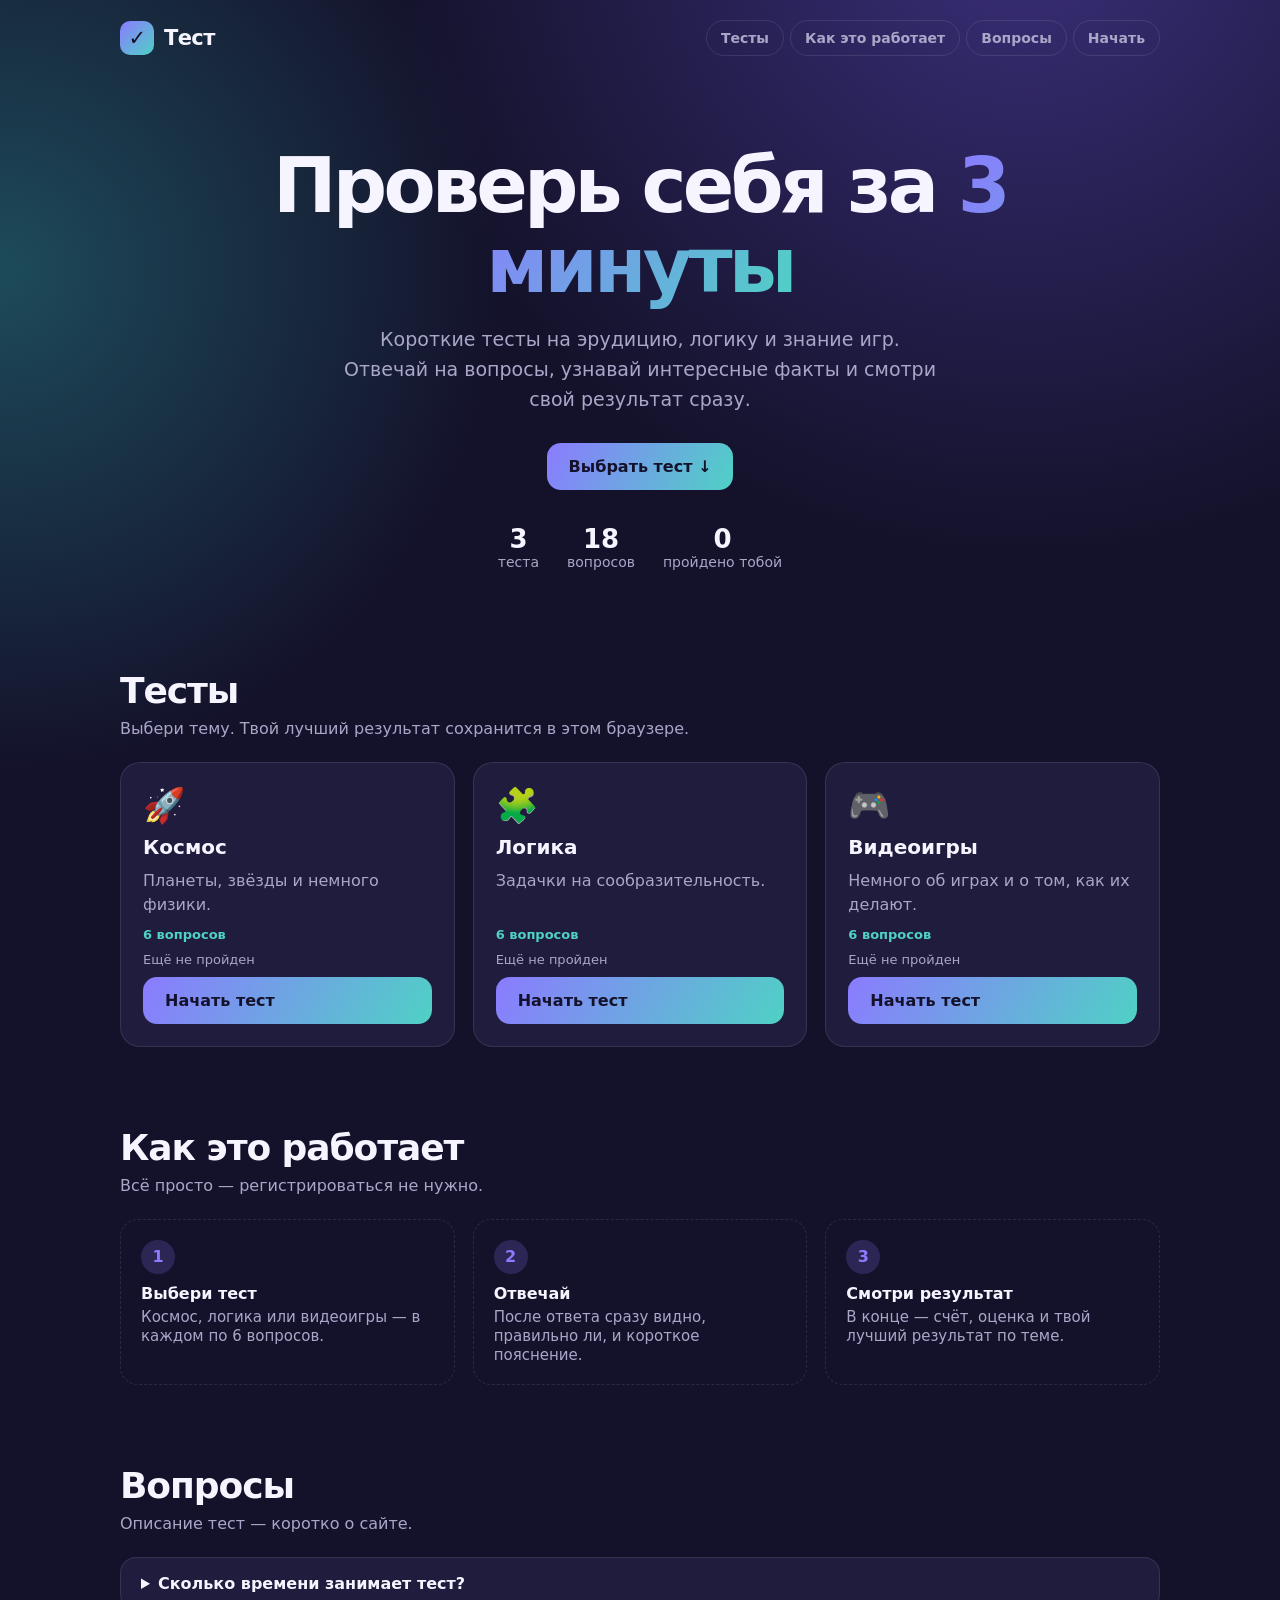
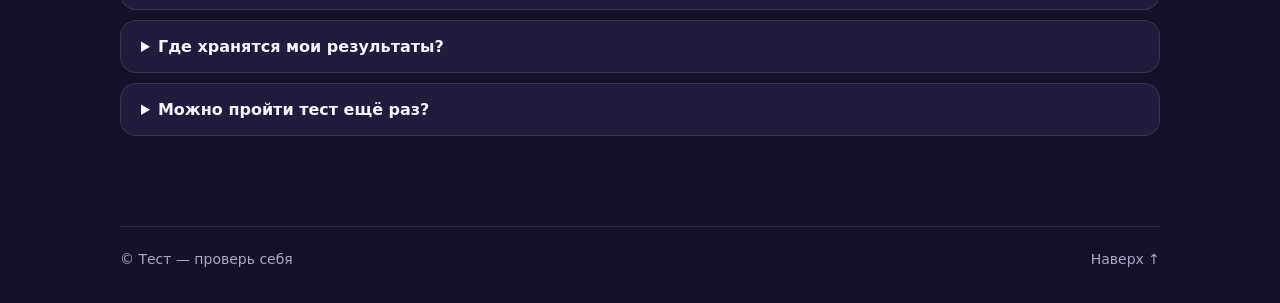
<file: sites/site-129e2e01/index.html>
<!doctype html>
<html lang="ru">
<head>
<meta charset="utf-8">
<meta name="viewport" content="width=device-width, initial-scale=1">
<meta name="theme-color" content="#14122b">
<title>Тест — проверь себя</title>
<style>
  :root { --bg: #14122b; --card: #1f1c3d; --line: #ffffff1a; --text: #f6f4ff; --muted: #aaa6c8; --a: #8b7bff; --b: #4fd1c5; --ok: #3ddc97; --bad: #ff6b81; }
  * { box-sizing: border-box; }
  html { scroll-behavior: smooth; }
  body { margin: 0; font-family: system-ui, -apple-system, "Segoe UI", Roboto, sans-serif; color: var(--text); min-width: 320px;
    background: radial-gradient(circle at 80% -10%, #3a2f7a 0, transparent 45%), radial-gradient(circle at 0% 30%, #1d4b5a 0, transparent 35%), var(--bg); background-attachment: fixed; }
  a { color: inherit; text-decoration: none; }
  button { font: inherit; color: inherit; cursor: pointer; }
  .wrap { width: min(1040px, calc(100% - 32px)); margin-inline: auto; }
  header { display: flex; align-items: center; justify-content: space-between; gap: 16px; min-height: 76px; }
  .logo { display: flex; align-items: center; gap: 10px; font-weight: 800; font-size: 21px; letter-spacing: -.03em; }
  .logo i { width: 34px; height: 34px; border-radius: 10px; display: grid; place-items: center; font-style: normal; background: linear-gradient(135deg, var(--a), var(--b)); color: #14122b; }
  nav { display: flex; gap: 6px; flex-wrap: wrap; }
  nav a { padding: 9px 14px; border-radius: 100px; border: 1px solid var(--line); color: var(--muted); font-size: 14px; font-weight: 600; }
  nav a:hover { color: var(--text); background: #ffffff10; }
  .hero { padding: 70px 0 60px; text-align: center; }
  .hero h1 { font-size: clamp(40px, 8vw, 76px); line-height: 1.05; margin: 0 0 18px; letter-spacing: -.05em; }
  .hero h1 span { background: linear-gradient(120deg, var(--a), var(--b)); -webkit-background-clip: text; background-clip: text; color: transparent; }
  .hero p { color: var(--muted); font-size: clamp(16px, 2.2vw, 19px); max-width: 600px; margin: 0 auto 28px; line-height: 1.6; }
  .btn { display: inline-flex; align-items: center; gap: 8px; border: 0; border-radius: 14px; padding: 14px 22px; font-weight: 800; background: linear-gradient(120deg, var(--a), var(--b)); color: #14122b; transition: transform .15s; }
  .btn:hover { transform: translateY(-2px); }
  .btn.ghost { background: #ffffff12; color: var(--text); border: 1px solid var(--line); }
  .stats { display: flex; justify-content: center; gap: 28px; flex-wrap: wrap; margin-top: 34px; color: var(--muted); font-size: 14px; }
  .stats b { display: block; color: var(--text); font-size: 26px; }
  section { padding: 40px 0; }
  h2 { font-size: clamp(26px, 4vw, 36px); margin: 0 0 8px; letter-spacing: -.03em; }
  .sub { color: var(--muted); margin: 0 0 24px; }
  .grid { display: grid; grid-template-columns: repeat(3, 1fr); gap: 18px; }
  .card { background: var(--card); border: 1px solid var(--line); border-radius: 20px; padding: 22px; display: flex; flex-direction: column; gap: 10px; transition: transform .2s, border-color .2s; }
  .card:hover { transform: translateY(-4px); border-color: #8b7bff88; }
  .card .ico { font-size: 34px; }
  .card h3 { margin: 0; font-size: 20px; }
  .card p { margin: 0; color: var(--muted); line-height: 1.5; flex: 1; }
  .card .meta { font-size: 13px; color: var(--b); font-weight: 700; }
  .best { font-size: 13px; color: var(--muted); }
  .steps { display: grid; grid-template-columns: repeat(3, 1fr); gap: 18px; counter-reset: s; }
  .steps div { padding: 20px; border-radius: 18px; border: 1px dashed var(--line); }
  .steps div::before { counter-increment: s; content: counter(s); display: grid; place-items: center; width: 34px; height: 34px; border-radius: 50%; background: #8b7bff33; color: var(--a); font-weight: 800; margin-bottom: 10px; }
  .steps b { display: block; margin-bottom: 4px; }
  .steps span { color: var(--muted); font-size: 15px; }
  details { background: var(--card); border: 1px solid var(--line); border-radius: 16px; padding: 16px 20px; margin-bottom: 10px; }
  summary { cursor: pointer; font-weight: 700; }
  details p { color: var(--muted); margin: 10px 0 0; line-height: 1.5; }
  footer { border-top: 1px solid var(--line); margin-top: 40px; padding: 24px 0 36px; color: var(--muted); font-size: 14px; display: flex; justify-content: space-between; gap: 12px; flex-wrap: wrap; }

  /* окно теста */
  .modal { position: fixed; inset: 0; background: #0a0918cc; backdrop-filter: blur(6px); display: grid; place-items: center; padding: 16px; z-index: 10; }
  .modal[hidden] { display: none; }
  .quiz { width: min(620px, 100%); background: var(--card); border: 1px solid #8b7bff55; border-radius: 24px; padding: 26px; box-shadow: 0 30px 80px #0008; }
  .qtop { display: flex; justify-content: space-between; align-items: center; gap: 12px; margin-bottom: 14px; color: var(--muted); font-size: 14px; }
  .close { background: none; border: 0; font-size: 24px; color: var(--muted); padding: 0 4px; }
  .bar { height: 8px; border-radius: 10px; background: #ffffff14; overflow: hidden; margin-bottom: 20px; }
  .bar i { display: block; height: 100%; width: 0; background: linear-gradient(90deg, var(--a), var(--b)); transition: width .3s; }
  .question { font-size: clamp(19px, 3vw, 23px); font-weight: 800; margin: 0 0 18px; line-height: 1.3; }
  .answers { display: grid; gap: 10px; }
  .answers button { text-align: left; padding: 14px 16px; border-radius: 14px; border: 1px solid var(--line); background: #ffffff08; font-weight: 600; transition: background .15s, border-color .15s; }
  .answers button:hover:not(:disabled) { background: #ffffff14; border-color: #8b7bff88; }
  .answers button.ok { background: #3ddc9726; border-color: var(--ok); }
  .answers button.bad { background: #ff6b8126; border-color: var(--bad); }
  .answers button:disabled { cursor: default; }
  .explain { min-height: 22px; margin: 14px 0 0; color: var(--muted); font-size: 15px; }
  .qfoot { display: flex; justify-content: flex-end; margin-top: 16px; }
  .result { text-align: center; }
  .result .big { font-size: 64px; font-weight: 900; background: linear-gradient(120deg, var(--a), var(--b)); -webkit-background-clip: text; background-clip: text; color: transparent; }
  .result .row { display: flex; gap: 10px; justify-content: center; flex-wrap: wrap; margin-top: 20px; }

  @media (max-width: 800px) { .grid, .steps { grid-template-columns: 1fr; } nav a:not(:last-child) { display: none; } }
</style>
</head>
<body>
  <header class="wrap">
    <a class="logo" href="#top"><i>✓</i> Тест</a>
    <nav><a href="#tests">Тесты</a><a href="#how">Как это работает</a><a href="#faq">Вопросы</a><a href="#tests">Начать</a></nav>
  </header>

  <main id="top">
    <section class="wrap hero">
      <h1>Проверь себя за <span>3 минуты</span></h1>
      <p>Короткие тесты на эрудицию, логику и знание игр. Отвечай на вопросы, узнавай интересные факты и смотри свой результат сразу.</p>
      <a class="btn" href="#tests">Выбрать тест ↓</a>
      <div class="stats"><div><b id="statTests">3</b>теста</div><div><b id="statQuestions">0</b>вопросов</div><div><b id="statDone">0</b>пройдено тобой</div></div>
    </section>

    <section class="wrap" id="tests">
      <h2>Тесты</h2>
      <p class="sub">Выбери тему. Твой лучший результат сохранится в этом браузере.</p>
      <div class="grid" id="cards"></div>
    </section>

    <section class="wrap" id="how">
      <h2>Как это работает</h2>
      <p class="sub">Всё просто — регистрироваться не нужно.</p>
      <div class="steps">
        <div><b>Выбери тест</b><span>Космос, логика или видеоигры — в каждом по 6 вопросов.</span></div>
        <div><b>Отвечай</b><span>После ответа сразу видно, правильно ли, и короткое пояснение.</span></div>
        <div><b>Смотри результат</b><span>В конце — счёт, оценка и твой лучший результат по теме.</span></div>
      </div>
    </section>

    <section class="wrap" id="faq">
      <h2>Вопросы</h2>
      <p class="sub">Описание тест — коротко о сайте.</p>
      <details><summary>Сколько времени занимает тест?</summary><p>Обычно 2–3 минуты: 6 вопросов с вариантами ответов.</p></details>
      <details><summary>Где хранятся мои результаты?</summary><p>Только в твоём браузере. Мы ничего никуда не отправляем.</p></details>
      <details><summary>Можно пройти тест ещё раз?</summary><p>Да, сколько угодно. Вопросы и ответы каждый раз перемешиваются.</p></details>
    </section>
  </main>

  <footer class="wrap"><span>© Тест — проверь себя</span><a href="#top">Наверх ↑</a></footer>

  <div class="modal" id="modal" hidden>
    <div class="quiz" role="dialog" aria-modal="true" aria-labelledby="qTitle">
      <div class="qtop"><span id="qTitle"></span><button class="close" type="button" id="close" aria-label="Закрыть">✕</button></div>
      <div id="body"></div>
    </div>
  </div>

<script>
const TESTS = [
  { id: 'space', ico: '🚀', title: 'Космос', text: 'Планеты, звёзды и немного физики.', questions: [
    ['Какая планета ближе всех к Солнцу?', ['Меркурий', 'Венера', 'Марс', 'Земля'], 'Меркурий — самая близкая к Солнцу и самая маленькая планета.'],
    ['Как называется наша галактика?', ['Млечный Путь', 'Андромеда', 'Треугольник', 'Сомбреро'], 'Мы живём в галактике Млечный Путь.'],
    ['Какая планета самая большая?', ['Юпитер', 'Сатурн', 'Нептун', 'Уран'], 'Юпитер больше всех остальных планет вместе взятых.'],
    ['Кто первым полетел в космос?', ['Юрий Гагарин', 'Нил Армстронг', 'Герман Титов', 'Алексей Леонов'], 'Юрий Гагарин, 12 апреля 1961 года.'],
    ['Сколько примерно идёт свет от Солнца до Земли?', ['8 минут', '8 секунд', '8 часов', '8 дней'], 'Около 8 минут 20 секунд.'],
    ['Какую планету называют Красной?', ['Марс', 'Венеру', 'Юпитер', 'Меркурий'], 'Марс красный из-за оксида железа — по сути, ржавчины.'],
  ]},
  { id: 'logic', ico: '🧩', title: 'Логика', text: 'Задачки на сообразительность.', questions: [
    ['Продолжи ряд: 2, 4, 8, 16, …', ['32', '24', '18', '20'], 'Каждое число вдвое больше предыдущего.'],
    ['Что тяжелее: килограмм ваты или килограмм железа?', ['Одинаково', 'Железо', 'Вата', 'Зависит от погоды'], 'Килограмм есть килограмм.'],
    ['У отца 3 дочери, у каждой есть брат. Сколько всего детей?', ['4', '6', '3', '7'], 'Брат у всех дочерей один и тот же.'],
    ['Сколько месяцев в году имеют 28 дней?', ['Все 12', '1', '2', '6'], 'В каждом месяце есть 28-е число.'],
    ['Продолжи ряд: 1, 1, 2, 3, 5, 8, …', ['13', '11', '12', '10'], 'Это числа Фибоначчи: 5 + 8 = 13.'],
    ['Если вчера было воскресенье, какой день будет послезавтра?', ['Среда', 'Вторник', 'Четверг', 'Понедельник'], 'Сегодня понедельник, значит послезавтра — среда.'],
  ]},
  { id: 'games', ico: '🎮', title: 'Видеоигры', text: 'Немного об играх и о том, как их делают.', questions: [
    ['Что значит FPS в играх?', ['Кадры в секунду', 'Быстрый игровой сервер', 'Файл сохранения', 'Режим паузы'], 'Frames Per Second — сколько кадров показывается за секунду.'],
    ['Как называют уровень, который проходит сам игрок, а не сюжет?', ['Пользовательский', 'Боссовый', 'Обучающий', 'Скрытый'], 'Уровни из редакторов игроков называют пользовательскими.'],
    ['Что такое «баг»?', ['Ошибка в программе', 'Бонус', 'Секретный уровень', 'Новый персонаж'], 'Слово «bug» — жучок; так называют ошибки в коде.'],
    ['На чём обычно делают браузерные игры?', ['HTML и JavaScript', 'Только на C++', 'На Excel', 'На SQL'], 'Браузер понимает HTML, CSS и JavaScript.'],
    ['Что такое «хитбокс»?', ['Область столкновений объекта', 'Коробка с призами', 'Тип контроллера', 'Музыкальный трек'], 'Хитбокс определяет, где объект «касается» других.'],
    ['Что означает NPC?', ['Персонаж, которым управляет игра', 'Новый игрок', 'Сетевой режим', 'Код читов'], 'Non-Player Character — неигровой персонаж.'],
  ]},
];

const store = { get(k) { try { return JSON.parse(localStorage.getItem(k) || 'null'); } catch { return null; } }, set(k, v) { try { localStorage.setItem(k, JSON.stringify(v)); } catch {} } };
const best = store.get('test-best') || {};
const $ = (id) => document.getElementById(id);
const shuffle = (a) => { a = [...a]; for (let i = a.length - 1; i > 0; i--) { const j = Math.floor(Math.random() * (i + 1)); [a[i], a[j]] = [a[j], a[i]]; } return a; };

function renderCards() {
  $('cards').innerHTML = '';
  for (const t of TESTS) {
    const card = document.createElement('div');
    card.className = 'card';
    card.innerHTML = `<div class="ico">${t.ico}</div><h3>${t.title}</h3><p>${t.text}</p><div class="meta">${t.questions.length} вопросов</div>
      <div class="best">${best[t.id] != null ? `Лучший результат: ${best[t.id]} из ${t.questions.length}` : 'Ещё не пройден'}</div>`;
    const b = document.createElement('button');
    b.className = 'btn'; b.type = 'button'; b.textContent = best[t.id] != null ? 'Пройти ещё раз' : 'Начать тест';
    b.onclick = () => start(t);
    card.appendChild(b);
    $('cards').appendChild(card);
  }
  $('statQuestions').textContent = TESTS.reduce((s, t) => s + t.questions.length, 0);
  $('statDone').textContent = Object.keys(best).length;
}

// Короткий звук через WebAudio: выше — правильно, ниже — ошибка.
let audio;
function beep(ok) {
  try {
    audio ??= new AudioContext();
    const o = audio.createOscillator(), g = audio.createGain();
    o.frequency.value = ok ? 880 : 220; o.type = ok ? 'sine' : 'square';
    g.gain.setValueAtTime(.08, audio.currentTime); g.gain.exponentialRampToValueAtTime(.0001, audio.currentTime + .25);
    o.connect(g).connect(audio.destination); o.start(); o.stop(audio.currentTime + .25);
  } catch {}
}

let quiz;
function start(test) {
  quiz = { test, order: shuffle(test.questions), i: 0, score: 0 };
  $('qTitle').textContent = `${test.ico} ${test.title}`;
  $('modal').hidden = false;
  document.body.style.overflow = 'hidden';
  showQuestion();
}
function close() { $('modal').hidden = true; document.body.style.overflow = ''; }

function showQuestion() {
  const [q, answers, why] = quiz.order[quiz.i];
  const right = answers[0];
  const body = $('body');
  body.innerHTML = `<div class="bar"><i style="width:${(quiz.i / quiz.order.length) * 100}%"></i></div>
    <div class="qtop" style="margin:0 0 8px"><span>Вопрос ${quiz.i + 1} из ${quiz.order.length}</span><span>Счёт: ${quiz.score}</span></div>
    <p class="question">${q}</p><div class="answers"></div><p class="explain"></p><div class="qfoot"></div>`;
  const list = body.querySelector('.answers');
  for (const a of shuffle(answers)) {
    const b = document.createElement('button');
    b.type = 'button'; b.textContent = a;
    b.onclick = () => {
      const ok = a === right;
      if (ok) quiz.score++;
      beep(ok);
      list.querySelectorAll('button').forEach((x) => { x.disabled = true; if (x.textContent === right) x.classList.add('ok'); });
      if (!ok) b.classList.add('bad');
      body.querySelector('.explain').textContent = (ok ? '✅ Верно! ' : '❌ Неверно. ') + why;
      const next = document.createElement('button');
      next.className = 'btn'; next.type = 'button';
      next.textContent = quiz.i + 1 < quiz.order.length ? 'Дальше →' : 'Результат →';
      next.onclick = () => { quiz.i++; quiz.i < quiz.order.length ? showQuestion() : showResult(); };
      body.querySelector('.qfoot').appendChild(next);
      next.focus();
    };
    list.appendChild(b);
  }
}

function showResult() {
  const { test, score } = quiz, total = quiz.order.length;
  const ratio = score / total;
  const verdict = ratio === 1 ? 'Идеально! Ты настоящий знаток 🏆' : ratio >= .67 ? 'Отлично! Почти всё верно 🔥' : ratio >= .34 ? 'Неплохо, но можно лучше 💪' : 'Попробуй ещё раз — получится! 🌱';
  const record = best[test.id] == null || score > best[test.id];
  if (record) { best[test.id] = score; store.set('test-best', best); }
  $('body').innerHTML = `<div class="bar"><i style="width:100%"></i></div><div class="result">
    <div class="big">${score} / ${total}</div><p class="question" style="margin:6px 0">${verdict}</p>
    <p class="explain">${record ? 'Новый лучший результат!' : `Лучший результат: ${best[test.id]} из ${total}`}</p>
    <div class="row"><button class="btn" type="button" id="again">Пройти ещё раз</button><button class="btn ghost" type="button" id="other">Другой тест</button></div></div>`;
  $('again').onclick = () => start(test);
  $('other').onclick = () => { close(); location.hash = '#tests'; };
  renderCards();
}

$('close').onclick = close;
$('modal').addEventListener('click', (e) => { if (e.target === $('modal')) close(); });
addEventListener('keydown', (e) => { if (e.key === 'Escape' && !$('modal').hidden) close(); });
renderCards();
</script>
</body>
</html>
</file>
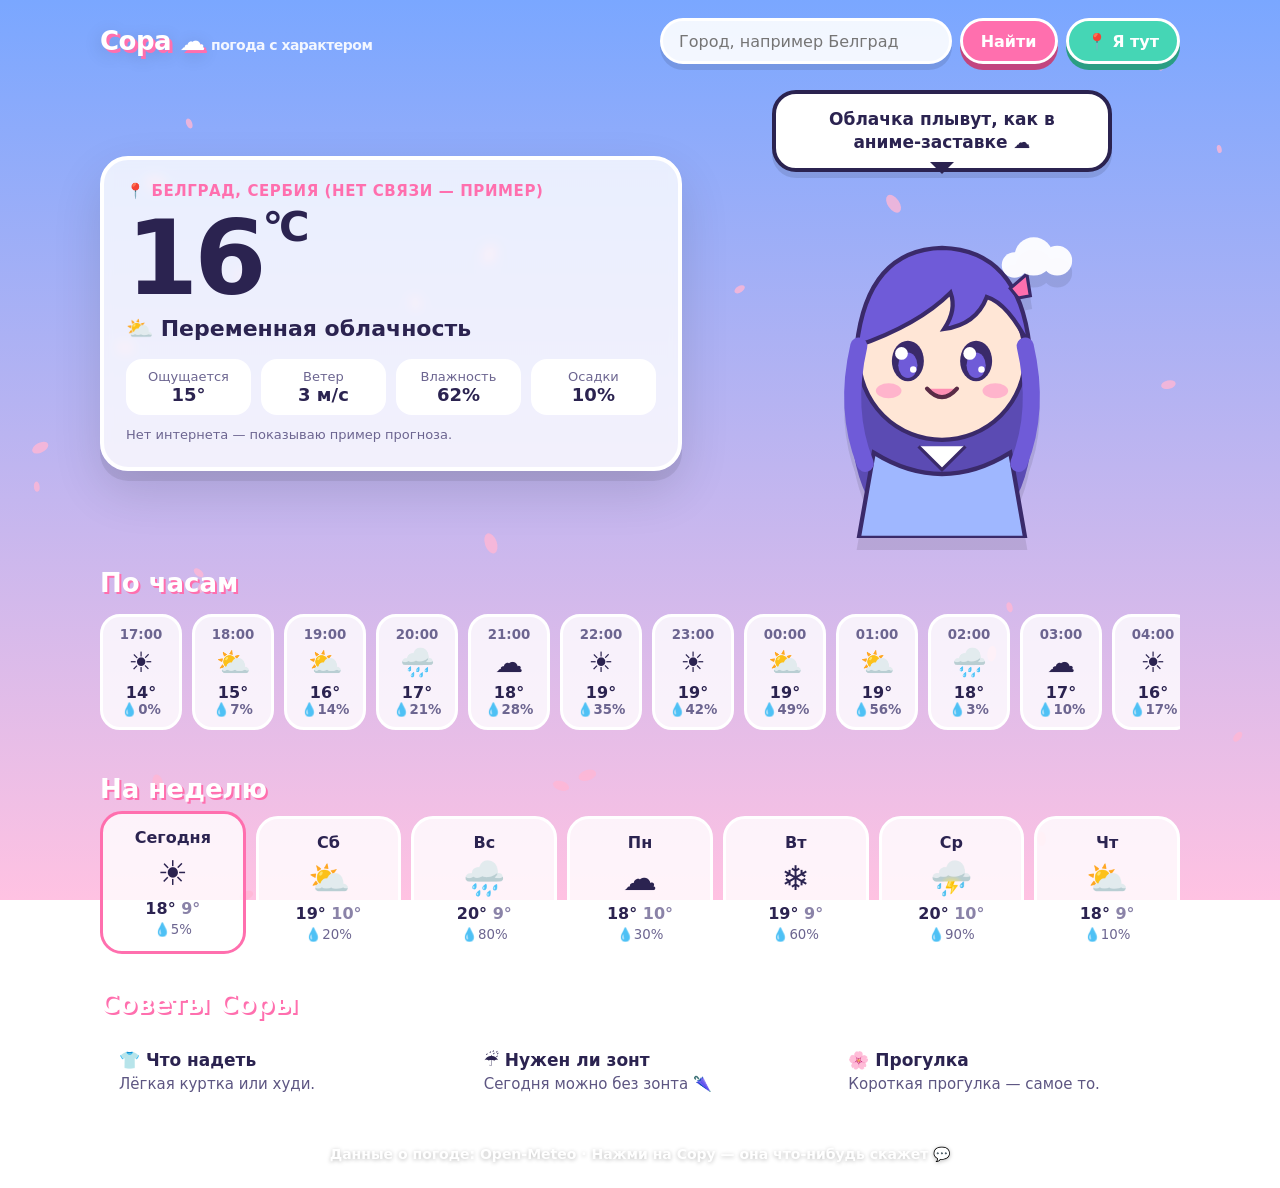
<file: sites/sora-abc68236/index.html>
<!doctype html>
<html lang="ru">
<head>
<meta charset="utf-8">
<meta name="viewport" content="width=device-width, initial-scale=1">
<meta name="theme-color" content="#7aa7ff">
<title>Сора — погода в стиле аниме</title>
<style>
  :root { --sky1: #7aa7ff; --sky2: #ffc2e2; --ink: #2b2350; --card: #ffffffcc; --line: #ffffff; --pink: #ff6fae; --mint: #45d6b5; }
  * { box-sizing: border-box; }
  html, body { margin: 0; min-height: 100%; }
  body { font-family: "Trebuchet MS", "Segoe UI", system-ui, sans-serif; color: var(--ink); min-width: 320px; overflow-x: hidden;
    background: linear-gradient(180deg, var(--sky1), var(--sky2)); background-attachment: fixed; transition: background 1s; }
  body.night { --sky1: #1b1a4b; --sky2: #5b3a8a; --card: #ffffffd9; }
  body.rain { --sky1: #6b7fa8; --sky2: #b8b3d6; }
  body.snow { --sky1: #a9c8f0; --sky2: #eef3ff; }
  body.storm { --sky1: #3d3f66; --sky2: #8b7ca8; }
  #fx { position: fixed; inset: 0; width: 100%; height: 100%; pointer-events: none; z-index: 0; }
  .wrap { position: relative; z-index: 1; width: min(1080px, calc(100% - 28px)); margin-inline: auto; }
  header { display: flex; align-items: center; justify-content: space-between; gap: 12px; padding: 18px 0; flex-wrap: wrap; }
  .logo { font-weight: 900; font-size: 26px; letter-spacing: -.02em; color: #fff; text-shadow: 3px 3px 0 var(--pink), 0 4px 18px #0003; }
  .logo small { font-size: 14px; font-weight: 700; margin-left: 6px; text-shadow: none; opacity: .9; }
  .search { display: flex; gap: 8px; flex: 1 1 320px; max-width: 520px; }
  .search input { flex: 1; min-width: 0; height: 46px; padding: 0 16px; border-radius: 100px; border: 3px solid #fff; background: #ffffffe6; font: inherit; font-size: 16px; color: var(--ink); outline: none; box-shadow: 0 6px 0 #0000001a; }
  .search input:focus { border-color: var(--pink); }
  .btn { height: 46px; padding: 0 18px; border-radius: 100px; border: 3px solid #fff; background: var(--pink); color: #fff; font: inherit; font-weight: 800; cursor: pointer; box-shadow: 0 6px 0 #c2457f; transition: transform .1s, box-shadow .1s; white-space: nowrap; }
  .btn:active { transform: translateY(4px); box-shadow: 0 2px 0 #c2457f; }
  .btn.mint { background: var(--mint); box-shadow: 0 6px 0 #2a9e83; }
  .btn.mint:active { box-shadow: 0 2px 0 #2a9e83; }
  .suggest { position: absolute; z-index: 5; margin-top: 52px; width: min(520px, calc(100% - 28px)); background: #fff; border-radius: 18px; box-shadow: 0 16px 40px #0003; overflow: hidden; }
  .suggest[hidden] { display: none; }
  .suggest button { display: block; width: 100%; text-align: left; padding: 12px 16px; border: 0; background: none; font: inherit; cursor: pointer; color: var(--ink); }
  .suggest button:hover { background: #ffe3f0; }
  .suggest small { color: #8a83a8; }

  .hero { display: grid; grid-template-columns: 1.1fr .9fr; gap: 22px; align-items: center; margin-top: 8px; }
  .panel { background: var(--card); border: 4px solid var(--line); border-radius: 28px; padding: 22px; box-shadow: 0 10px 0 #00000014, 0 20px 50px #0000001f; backdrop-filter: blur(6px); }
  .place { font-size: 15px; font-weight: 800; color: var(--pink); letter-spacing: .04em; text-transform: uppercase; }
  .temp { font-size: clamp(64px, 12vw, 104px); font-weight: 900; line-height: 1; letter-spacing: -.04em; margin: 6px 0; }
  .temp sup { font-size: .4em; vertical-align: top; }
  .desc { font-size: 22px; font-weight: 800; }
  .facts { display: grid; grid-template-columns: repeat(4, 1fr); gap: 10px; margin-top: 18px; }
  .fact { background: #fff; border-radius: 16px; padding: 10px; text-align: center; font-size: 13px; color: #6c6590; }
  .fact b { display: block; font-size: 18px; color: var(--ink); }
  .note { margin-top: 12px; font-size: 13px; color: #6c6590; min-height: 18px; }

  .mascot { position: relative; text-align: center; }
  .bubble { position: relative; display: inline-block; max-width: 340px; background: #fff; border: 4px solid var(--ink); border-radius: 24px; padding: 14px 18px; font-weight: 800; font-size: 17px; line-height: 1.35; box-shadow: 0 6px 0 #0000001a; }
  .bubble::after { content: ""; position: absolute; left: 50%; bottom: -18px; margin-left: -12px; border: 12px solid transparent; border-top-color: var(--ink); }
  #girl { width: min(320px, 80%); height: auto; display: block; margin: 14px auto 0; filter: drop-shadow(0 12px 0 #00000018); animation: bob 3s ease-in-out infinite; cursor: pointer; }
  @keyframes bob { 50% { transform: translateY(-8px); } }

  h2 { color: #fff; font-size: 26px; margin: 30px 0 12px; text-shadow: 2px 2px 0 var(--pink); }
  .hours { display: flex; gap: 10px; overflow-x: auto; padding: 4px 2px 14px; scroll-snap-type: x mandatory; }
  .hour { flex: 0 0 82px; scroll-snap-align: start; background: var(--card); border: 3px solid #fff; border-radius: 20px; padding: 10px 6px; text-align: center; font-weight: 800; }
  .hour .i { font-size: 28px; margin: 4px 0; }
  .hour small { display: block; color: #6c6590; font-weight: 700; }
  .days { display: grid; grid-template-columns: repeat(7, 1fr); gap: 10px; }
  .day { background: var(--card); border: 3px solid #fff; border-radius: 22px; padding: 14px 8px; text-align: center; cursor: pointer; transition: transform .15s; }
  .day:hover, .day.on { transform: translateY(-5px); border-color: var(--pink); }
  .day .name { font-weight: 900; }
  .day .i { font-size: 34px; margin: 6px 0; }
  .day .t { font-weight: 800; } .day .t span { color: #8a83a8; font-weight: 700; }
  .day small { display: block; color: #6c6590; margin-top: 4px; }
  .tips { display: grid; grid-template-columns: repeat(3, 1fr); gap: 14px; }
  .tip { background: var(--card); border: 3px solid #fff; border-radius: 22px; padding: 16px; }
  .tip b { display: block; font-size: 17px; margin-bottom: 4px; }
  .tip span { color: #5d5682; font-size: 15px; }
  footer { margin: 34px 0 26px; color: #fff; font-weight: 700; font-size: 14px; text-align: center; text-shadow: 0 1px 4px #0004; }
  @media (max-width: 820px) {
    .hero { grid-template-columns: 1fr; } .mascot { order: -1; }
    .days { grid-template-columns: repeat(4, 1fr); } .tips { grid-template-columns: 1fr; } .facts { grid-template-columns: repeat(2, 1fr); }
  }
  @media (max-width: 420px) { .days { grid-template-columns: repeat(2, 1fr); } .search .btn.mint span { display: none; } }
</style>
</head>
<body>
<canvas id="fx" aria-hidden="true"></canvas>
<div class="wrap">
  <header>
    <div class="logo">Сора ☁️<small>погода с характером</small></div>
    <form class="search" id="form" autocomplete="off">
      <input id="q" placeholder="Город, например Белград" aria-label="Город">
      <button class="btn" type="submit">Найти</button>
      <button class="btn mint" type="button" id="geo" title="Моё местоположение">📍<span> Я тут</span></button>
    </form>
    <div class="suggest" id="suggest" hidden></div>
  </header>

  <section class="hero">
    <div class="panel">
      <div class="place" id="place">—</div>
      <div class="temp" id="temp">--<sup>°C</sup></div>
      <div class="desc" id="desc">Загружаю небо…</div>
      <div class="facts">
        <div class="fact">Ощущается<b id="feel">—</b></div>
        <div class="fact">Ветер<b id="wind">—</b></div>
        <div class="fact">Влажность<b id="hum">—</b></div>
        <div class="fact">Осадки<b id="rainp">—</b></div>
      </div>
      <div class="note" id="note"></div>
    </div>
    <div class="mascot">
      <div class="bubble" id="say">Привет! Я Сора, твоя погодная помощница ✨</div>
      <svg id="girl" viewBox="0 0 300 330" role="img" aria-label="Сора"></svg>
    </div>
  </section>

  <h2>По часам</h2>
  <div class="hours" id="hours"></div>

  <h2>На неделю</h2>
  <div class="days" id="days"></div>

  <h2>Советы Соры</h2>
  <div class="tips" id="tips"></div>

  <footer>Данные о погоде: Open-Meteo · Нажми на Сору — она что-нибудь скажет 💬</footer>
</div>

<script>
'use strict';
// ---------- коды погоды WMO → вид ----------
const W = (code) => {
  if (code === 0) return { t: 'Ясно', i: '☀️', k: 'sun' };
  if (code <= 2) return { t: 'Переменная облачность', i: '⛅', k: 'cloud' };
  if (code === 3) return { t: 'Пасмурно', i: '☁️', k: 'cloud' };
  if (code <= 48) return { t: 'Туман', i: '🌫️', k: 'fog' };
  if (code <= 57) return { t: 'Морось', i: '🌦️', k: 'rain' };
  if (code <= 67) return { t: 'Дождь', i: '🌧️', k: 'rain' };
  if (code <= 77) return { t: 'Снег', i: '❄️', k: 'snow' };
  if (code <= 82) return { t: 'Ливень', i: '🌧️', k: 'rain' };
  if (code <= 86) return { t: 'Снегопад', i: '🌨️', k: 'snow' };
  return { t: 'Гроза', i: '⛈️', k: 'storm' };
};
const DAYS = ['Вс', 'Пн', 'Вт', 'Ср', 'Чт', 'Пт', 'Сб'];
const $ = (id) => document.getElementById(id);
const store = { get(k) { try { return JSON.parse(localStorage.getItem(k) || 'null'); } catch { return null; } }, set(k, v) { try { localStorage.setItem(k, JSON.stringify(v)); } catch {} } };

// ---------- Сора (SVG) ----------
function drawGirl(kind, night) {
  const outfit = { sun: '#ffd25a', cloud: '#9fb7ff', fog: '#c9c3e6', rain: '#ffe15a', snow: '#ff9ec7', storm: '#7d6bd6' }[kind];
  const mouth = kind === 'storm' ? '<path d="M138 196 q12 -8 24 0" stroke="#5a2b46" stroke-width="4" fill="none" stroke-linecap="round"/>'
    : kind === 'rain' || kind === 'fog' ? '<ellipse cx="150" cy="196" rx="7" ry="5" fill="#5a2b46"/>'
    : '<path d="M136 190 q14 16 28 0" stroke="#5a2b46" stroke-width="4" fill="#ff8fb3" stroke-linecap="round"/>';
  const eyes = night
    ? '<path d="M104 166 q14 10 28 0 M168 166 q14 10 28 0" stroke="#3a2a6a" stroke-width="5" fill="none" stroke-linecap="round"/>'
    : `<g><ellipse cx="118" cy="164" rx="15" ry="19" fill="#3a2a6a"/><ellipse cx="182" cy="164" rx="15" ry="19" fill="#3a2a6a"/>
       <ellipse cx="118" cy="168" rx="9" ry="12" fill="#6f5bd8"/><ellipse cx="182" cy="168" rx="9" ry="12" fill="#6f5bd8"/>
       <circle cx="112" cy="157" r="6" fill="#fff"/><circle cx="176" cy="157" r="6" fill="#fff"/><circle cx="123" cy="172" r="3" fill="#fff"/><circle cx="187" cy="172" r="3" fill="#fff"/></g>`;
  const extra = {
    sun: '<g transform="translate(150 70)"><ellipse rx="92" ry="16" fill="#f6d38a"/><path d="M-50 0 q50 -70 100 0" fill="#f6d38a"/><path d="M-50 -6 h100" stroke="#ff6fae" stroke-width="8"/></g>',
    rain: '<g><path d="M150 330 L150 250" stroke="#7a5a3a" stroke-width="5"/><path d="M60 40 q90 -70 180 0 z" fill="#ff6fae" transform="translate(0 -18)"/><path d="M150 -10 v12" stroke="#7a5a3a" stroke-width="5"/></g>',
    snow: '<g><path d="M90 236 q60 22 120 0 l-6 22 q-54 18 -108 0 z" fill="#ff6fae"/><rect x="188" y="238" width="18" height="44" rx="6" fill="#ff6fae"/><circle cx="150" cy="58" r="16" fill="#fff"/><path d="M92 90 q58 -66 116 0" fill="#ff9ec7"/></g>',
    storm: '<path d="M228 40 l-22 40 h18 l-16 36 40 -50 h-18 l14 -26 z" fill="#ffe15a" stroke="#3a2a6a" stroke-width="3"/>',
    cloud: '<g fill="#fff" opacity=".95"><circle cx="236" cy="66" r="18"/><circle cx="258" cy="70" r="14"/><circle cx="218" cy="74" r="12"/></g>',
    fog: '<g stroke="#fff" stroke-width="8" stroke-linecap="round" opacity=".8"><path d="M30 260 h90"/><path d="M180 280 h90"/></g>',
  }[kind];
  $('girl').innerHTML = `
    <path d="M70 150 q-20 120 30 170 h100 q50 -50 30 -170 z" fill="#5b4bb3"/>
    <path d="M86 250 q64 40 128 0 l14 80 h-156 z" fill="${outfit}" stroke="#3a2a6a" stroke-width="4"/>
    <path d="M128 244 l22 22 22 -22" fill="#fff" stroke="#3a2a6a" stroke-width="3"/>
    <circle cx="150" cy="160" r="78" fill="#ffe6d6" stroke="#3a2a6a" stroke-width="4"/>
    <path d="M70 150 q10 -90 80 -92 q72 2 82 92 q-20 -40 -40 -46 q-10 26 -40 30 q12 -18 6 -34 q-30 30 -88 50 z" fill="#6f5bd8" stroke="#3a2a6a" stroke-width="4"/>
    <path d="M72 150 q-14 60 6 110" stroke="#6f5bd8" stroke-width="16" fill="none" stroke-linecap="round"/>
    <path d="M228 150 q14 60 -6 110" stroke="#6f5bd8" stroke-width="16" fill="none" stroke-linecap="round"/>
    ${eyes}
    <ellipse cx="100" cy="192" rx="12" ry="7" fill="#ff9ec7" opacity=".7"/><ellipse cx="200" cy="192" rx="12" ry="7" fill="#ff9ec7" opacity=".7"/>
    ${mouth}
    <g transform="translate(214 96) rotate(20)"><path d="M0 0 l10 -18 10 18 -10 6 z" fill="#ff6fae" stroke="#3a2a6a" stroke-width="3"/></g>
    ${extra}`;
}

const LINES = {
  sun: ['Солнышко! Идеальный день для прогулки ☀️', 'Не забудь солнцезащитные очки, сэмпай! 😎', 'Сегодня небо улыбается — и ты улыбнись!'],
  cloud: ['Облачка плывут, как в аниме-заставке ☁️', 'Без солнца, но и без дождя — неплохо!', 'Возьми лёгкую кофту, на всякий случай.'],
  fog: ['Туман… прямо как в загадочной серии 🌫️', 'Осторожно на дорогах, видно плохо!', 'Идеальная погода для мистических историй.'],
  rain: ['Кап-кап! Возьми зонтик ☔', 'Дождь — повод выпить тёплый чай дома 🍵', 'Не забудь непромокаемую обувь!'],
  snow: ['Снег! Можно лепить снеговика ⛄', 'Надень шарф и варежки, а то замёрзнешь!', 'Снежинки — как блёстки в финальной сцене ✨'],
  storm: ['Гроза! Лучше остаться дома ⚡', 'Держись подальше от высоких деревьев!', 'Сегодня небо сердится… переждём вместе.'],
};
let lineIndex = 0, current = 'sun';
function speak(next) {
  const list = LINES[current];
  lineIndex = next ? (lineIndex + 1) % list.length : 0;
  $('say').textContent = list[lineIndex];
}
$('girl').addEventListener('click', () => { speak(true); ping(); });

// Короткий «пиу» на клик по Соре.
let audio;
function ping() {
  try {
    audio ??= new AudioContext();
    const o = audio.createOscillator(), g = audio.createGain();
    o.frequency.setValueAtTime(660, audio.currentTime); o.frequency.exponentialRampToValueAtTime(1320, audio.currentTime + .12);
    g.gain.setValueAtTime(.06, audio.currentTime); g.gain.exponentialRampToValueAtTime(.0001, audio.currentTime + .2);
    o.connect(g).connect(audio.destination); o.start(); o.stop(audio.currentTime + .2);
  } catch {}
}

// ---------- эффекты на фоне ----------
const fx = $('fx'), ctx = fx.getContext('2d');
let parts = [], fxKind = 'sun', flash = 0;
function resize() { fx.width = innerWidth * devicePixelRatio; fx.height = innerHeight * devicePixelRatio; }
addEventListener('resize', resize); resize();
function spawn(kind) {
  fxKind = kind; parts = [];
  const n = kind === 'rain' || kind === 'storm' ? 140 : kind === 'snow' ? 90 : 28;
  for (let i = 0; i < n; i++) parts.push({ x: Math.random(), y: Math.random(), s: .5 + Math.random(), r: Math.random() * 6.28 });
}
const reduce = matchMedia('(prefers-reduced-motion: reduce)').matches;
function frame() {
  const w = fx.width, h = fx.height, d = devicePixelRatio;
  ctx.clearRect(0, 0, w, h);
  for (const p of parts) {
    if (fxKind === 'rain' || fxKind === 'storm') {
      p.y += .018 * p.s; p.x -= .002;
      ctx.strokeStyle = '#ffffffaa'; ctx.lineWidth = 1.5 * d;
      ctx.beginPath(); ctx.moveTo(p.x * w, p.y * h); ctx.lineTo(p.x * w - 4 * d, p.y * h + 16 * d * p.s); ctx.stroke();
    } else if (fxKind === 'snow') {
      p.y += .002 * p.s; p.x += Math.sin(p.y * 12 + p.r) * .0008;
      ctx.fillStyle = '#ffffff'; ctx.beginPath(); ctx.arc(p.x * w, p.y * h, 2.6 * d * p.s, 0, 6.28); ctx.fill();
    } else {
      // лепестки сакуры и звёздочки
      p.y += .0012 * p.s; p.x += .0006; p.r += .03;
      ctx.save(); ctx.translate(p.x * w, p.y * h); ctx.rotate(p.r); ctx.fillStyle = fxKind === 'fog' ? '#ffffff55' : '#ffb6d5cc';
      ctx.beginPath(); ctx.ellipse(0, 0, 7 * d * p.s, 4 * d * p.s, 0, 0, 6.28); ctx.fill(); ctx.restore();
    }
    if (p.y > 1.05) { p.y = -.05; p.x = Math.random() * 1.1; }
    if (p.x > 1.05) p.x = -.05;
  }
  if (fxKind === 'storm') {
    if (Math.random() < .004) flash = 1;
    if (flash > 0) { ctx.fillStyle = `rgba(255,255,255,${flash * .5})`; ctx.fillRect(0, 0, w, h); flash -= .05; }
  }
  if (!reduce) requestAnimationFrame(frame);
}
spawn('sun'); requestAnimationFrame(frame);

// ---------- данные ----------
function demo() {
  // Без интернета показываем пример, чтобы сайт всё равно было видно.
  const now = new Date(), hours = [], days = [];
  for (let i = 0; i < 24; i++) hours.push({ time: new Date(now.getTime() + i * 3600e3), temp: 14 + Math.round(5 * Math.sin(i / 4)), code: [0, 1, 2, 61, 3, 0][i % 6], rain: (i * 7) % 60 });
  for (let i = 0; i < 7; i++) days.push({ date: new Date(now.getTime() + i * 864e5), max: 18 + (i % 3), min: 9 + (i % 2), code: [0, 2, 61, 3, 71, 95, 1][i], rain: [5, 20, 80, 30, 60, 90, 10][i] });
  return { place: 'Демо-город', current: { temp: 16, feel: 15, wind: 3, hum: 62, code: 1, rain: 10, day: now.getHours() > 6 && now.getHours() < 20 }, hours, days, demo: true };
}

async function load(lat, lon, place) {
  $('desc').textContent = 'Смотрю на небо…';
  try {
    const url = `https://api.open-meteo.com/v1/forecast?latitude=${lat}&longitude=${lon}&current=temperature_2m,apparent_temperature,relative_humidity_2m,wind_speed_10m,weather_code,is_day,precipitation_probability&hourly=temperature_2m,weather_code,precipitation_probability&daily=weather_code,temperature_2m_max,temperature_2m_min,precipitation_probability_max&timezone=auto&forecast_days=7&wind_speed_unit=ms`;
    const r = await fetch(url);
    if (!r.ok) throw new Error();
    const d = await r.json();
    const nowIdx = Math.max(0, d.hourly.time.findIndex((t) => t >= d.current.time.slice(0, 13)));
    const data = {
      place,
      current: { temp: d.current.temperature_2m, feel: d.current.apparent_temperature, wind: d.current.wind_speed_10m, hum: d.current.relative_humidity_2m, code: d.current.weather_code, rain: d.current.precipitation_probability ?? d.hourly.precipitation_probability[nowIdx], day: !!d.current.is_day },
      hours: d.hourly.time.slice(nowIdx, nowIdx + 24).map((t, i) => ({ time: new Date(t), temp: d.hourly.temperature_2m[nowIdx + i], code: d.hourly.weather_code[nowIdx + i], rain: d.hourly.precipitation_probability[nowIdx + i] })),
      days: d.daily.time.map((t, i) => ({ date: new Date(t), max: d.daily.temperature_2m_max[i], min: d.daily.temperature_2m_min[i], code: d.daily.weather_code[i], rain: d.daily.precipitation_probability_max[i] })),
    };
    store.set('sora-place', { lat, lon, place });
    render(data);
  } catch {
    render({ ...demo(), place: place + ' (нет связи — пример)' });
  }
}

function render(data) {
  const c = data.current, w = W(c.code);
  current = w.k;
  document.body.className = [!c.day ? 'night' : '', ['rain', 'snow', 'storm'].includes(w.k) ? w.k : ''].join(' ').trim();
  $('place').textContent = '📍 ' + data.place;
  $('temp').innerHTML = `${Math.round(c.temp)}<sup>°C</sup>`;
  $('desc').textContent = `${w.i} ${w.t}`;
  $('feel').textContent = `${Math.round(c.feel)}°`;
  $('wind').textContent = `${Math.round(c.wind)} м/с`;
  $('hum').textContent = `${Math.round(c.hum)}%`;
  $('rainp').textContent = c.rain == null ? '—' : `${Math.round(c.rain)}%`;
  $('note').textContent = data.demo ? 'Нет интернета — показываю пример прогноза.' : `Обновлено в ${new Date().toLocaleTimeString('ru-RU', { hour: '2-digit', minute: '2-digit' })}`;
  drawGirl(w.k, !c.day); speak(false); spawn(w.k);

  $('hours').innerHTML = data.hours.map((h) => `<div class="hour"><small>${h.time.getHours().toString().padStart(2, '0')}:00</small><div class="i">${W(h.code).i}</div>${Math.round(h.temp)}°<small>💧${Math.round(h.rain ?? 0)}%</small></div>`).join('');
  $('days').innerHTML = data.days.map((d, i) => `<div class="day${i === 0 ? ' on' : ''}" tabindex="0" data-i="${i}"><div class="name">${i === 0 ? 'Сегодня' : DAYS[d.date.getDay()]}</div><div class="i">${W(d.code).i}</div><div class="t">${Math.round(d.max)}° <span>${Math.round(d.min)}°</span></div><small>💧${Math.round(d.rain ?? 0)}%</small></div>`).join('');
  $('days').querySelectorAll('.day').forEach((el) => {
    const pick = () => {
      $('days').querySelectorAll('.day').forEach((x) => x.classList.toggle('on', x === el));
      const d = data.days[+el.dataset.i], k = W(d.code);
      $('say').textContent = `${el.querySelector('.name').textContent}: ${k.t.toLowerCase()}, до ${Math.round(d.max)}°. ${LINES[k.k][0]}`;
    };
    el.addEventListener('click', pick); el.addEventListener('keydown', (e) => { if (e.key === 'Enter') pick(); });
  });

  const t = c.temp;
  const clothes = t >= 25 ? 'Футболка и шорты — жарко!' : t >= 15 ? 'Лёгкая куртка или худи.' : t >= 5 ? 'Тёплая куртка и шапка.' : 'Пуховик, шарф и варежки!';
  const rainToday = Math.max(c.rain ?? 0, data.days[0]?.rain ?? 0);
  const umbrella = rainToday >= 40 ||['rain', 'storm'].includes(w.k) ? 'Да, возьми зонт ☔' : 'Сегодня можно без зонта 🌂';
  const walk = w.k === 'storm' ? 'Лучше переждать дома.' : w.k === 'sun' && t > 10 ? 'Отличный день для прогулки в парке!' : 'Короткая прогулка — самое то.';
  $('tips').innerHTML = [['👕 Что надеть', clothes], ['☔ Нужен ли зонт', umbrella], ['🌸 Прогулка', walk]].map(([a, b]) => `<div class="tip"><b>${a}</b><span>${b}</span></div>`).join('');
}

// ---------- поиск города ----------
let timer;
$('q').addEventListener('input', () => {
  clearTimeout(timer);
  const q = $('q').value.trim();
  if (q.length < 2) { $('suggest').hidden = true; return; }
  timer = setTimeout(() => findCity(q, false), 300);
});
$('form').addEventListener('submit', (e) => { e.preventDefault(); const q = $('q').value.trim(); if (q) findCity(q, true); });
document.addEventListener('click', (e) => { if (!e.target.closest('.search, .suggest')) $('suggest').hidden = true; });
async function findCity(q, first) {
  try {
    const r = await fetch(`https://geocoding-api.open-meteo.com/v1/search?name=${encodeURIComponent(q)}&count=6&language=ru`);
    const list = (await r.json()).results || [];
    if (!list.length) { $('say').textContent = `Не нашла «${q}» 😿 Попробуй по-другому.`; $('suggest').hidden = true; return; }
    if (first) { choose(list[0]); return; }
    const box = $('suggest');
    box.innerHTML = '';
    for (const c of list) {
      const b = document.createElement('button');
      b.type = 'button';
      b.innerHTML = `${c.name} <small>${[c.admin1, c.country].filter(Boolean).join(', ')}</small>`;
      b.onclick = () => choose(c);
      box.appendChild(b);
    }
    box.hidden = false;
  } catch { $('say').textContent = 'Нет связи с небом… Проверь интернет 📡'; }
}
function choose(c) { $('suggest').hidden = true; $('q').value = c.name; load(c.latitude, c.longitude, [c.name, c.country].filter(Boolean).join(', ')); }

$('geo').addEventListener('click', () => {
  if (!navigator.geolocation) { $('say').textContent = 'Браузер не умеет определять место 😿'; return; }
  $('say').textContent = 'Ищу тебя на карте… 🔍';
  navigator.geolocation.getCurrentPosition(
    (p) => load(p.coords.latitude, p.coords.longitude, 'Ты здесь'),
    () => { $('say').textContent = 'Не получилось узнать место. Введи город вручную!'; });
});

const saved = store.get('sora-place');
if (saved) load(saved.lat, saved.lon, saved.place); else load(44.79, 20.45, 'Белград, Сербия');
</script>
</body>
</html>
</file>
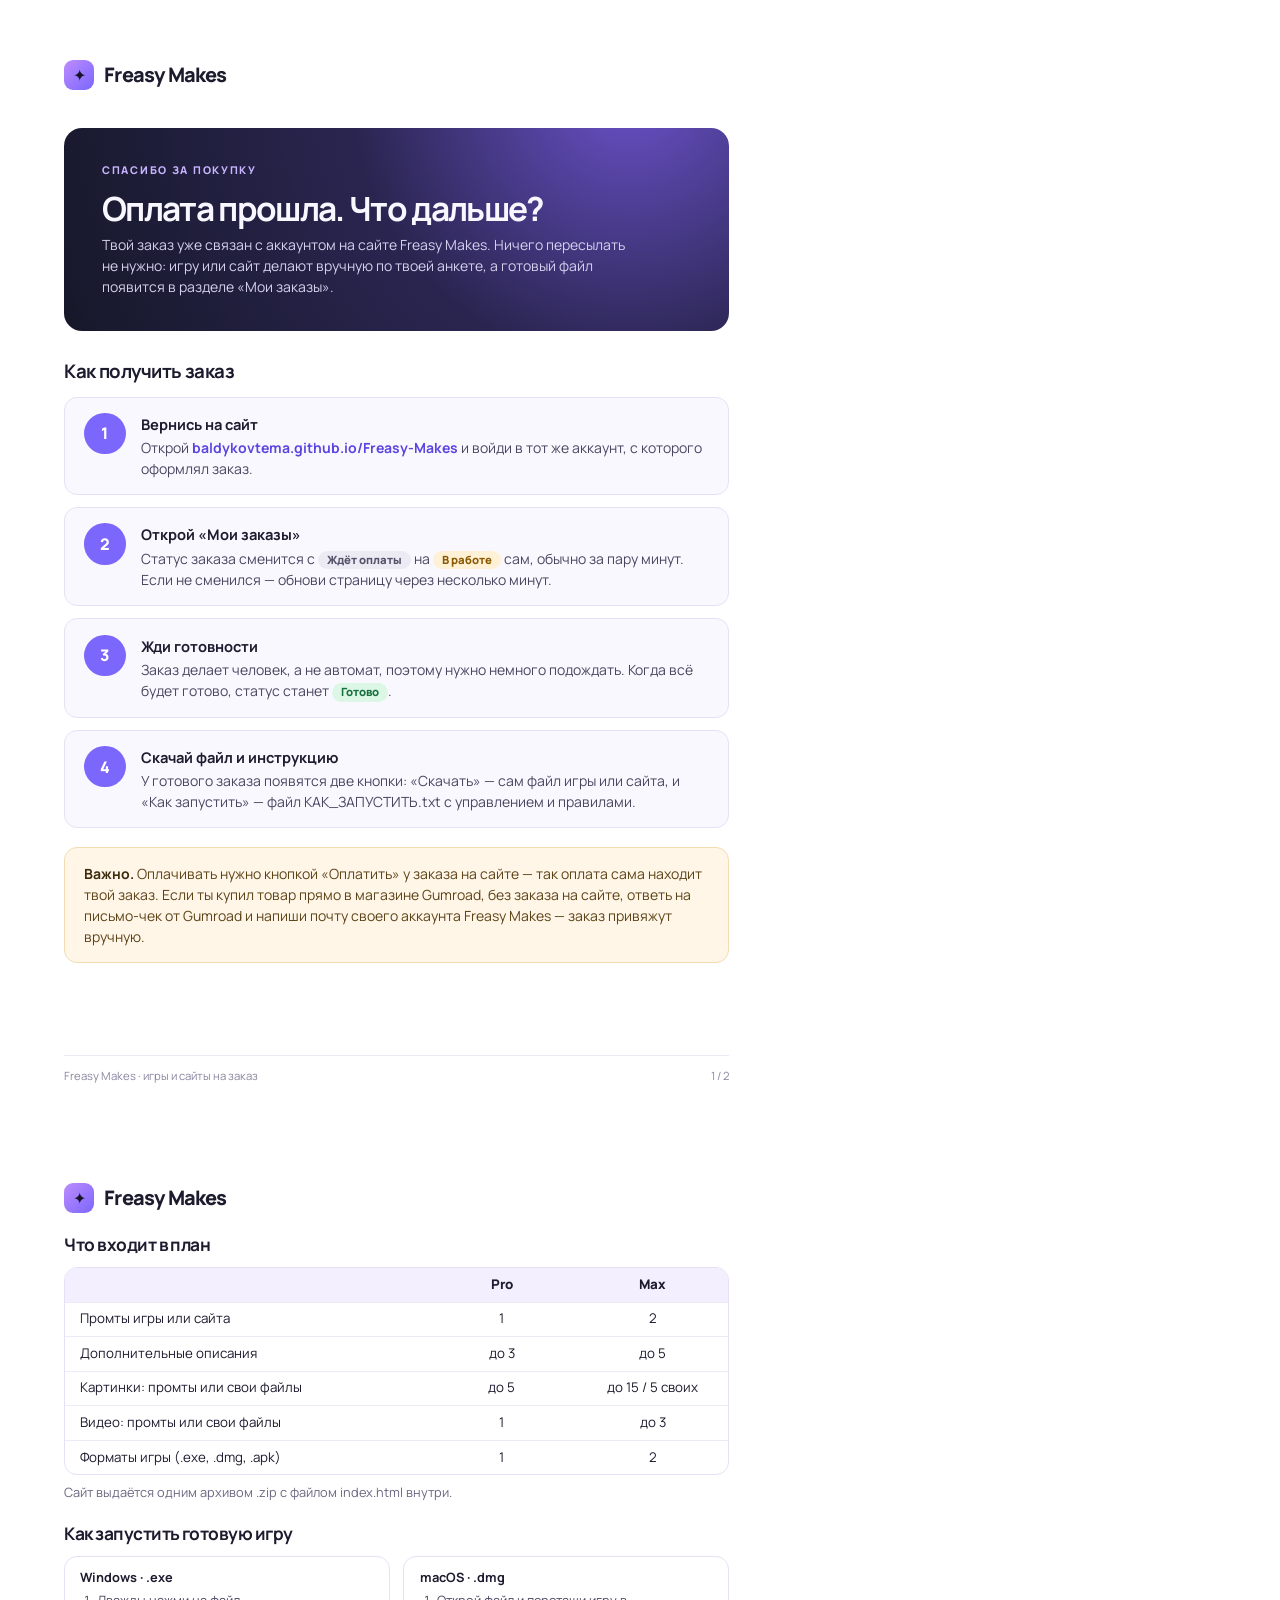
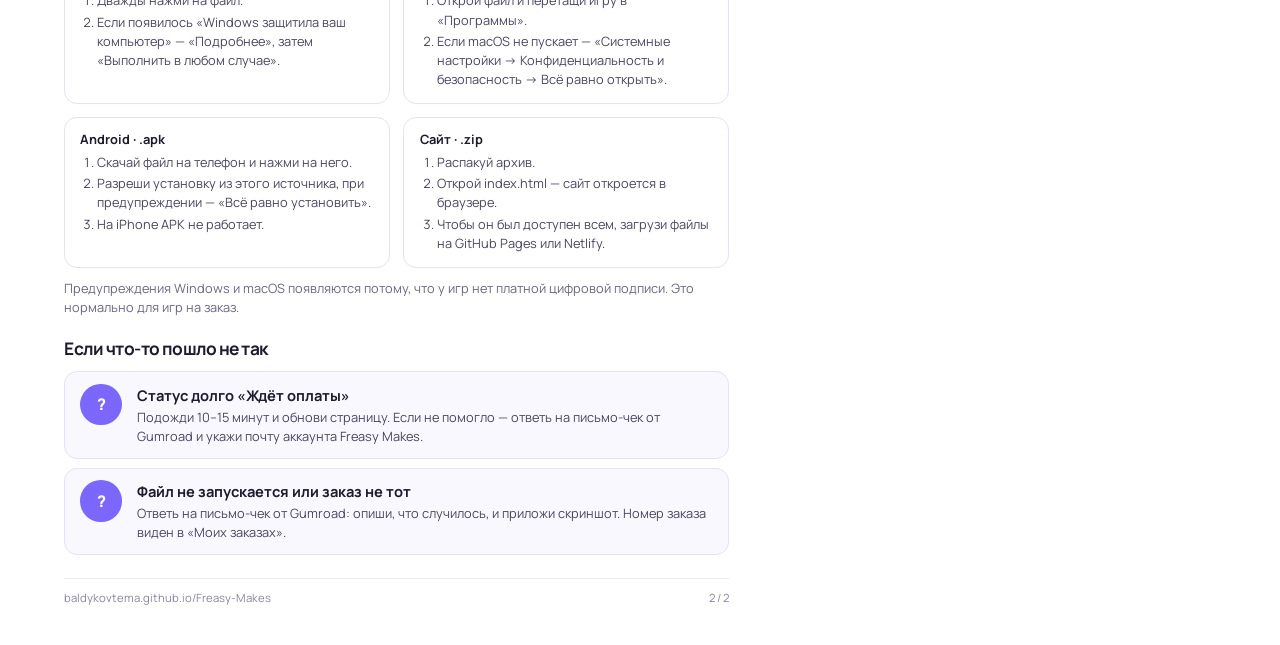
<file: gumroad/instrukciya.html>
<!doctype html>
<html lang="ru">
<head>
<meta charset="utf-8">
<title>Freasy Makes — что дальше после оплаты</title>
<link href="https://fonts.googleapis.com/css2?family=Manrope:wght@400;500;700;800&display=swap" rel="stylesheet">
<style>
  @page { size: A4; margin: 0; }
  * { box-sizing: border-box; }
  html, body { margin: 0; }
  body { font-family: Manrope, system-ui, sans-serif; color: #1d1b2e; background: #fff; font-size: 10.5pt; line-height: 1.5; -webkit-print-color-adjust: exact; print-color-adjust: exact; }
  .page { width: 210mm; height: 297mm; padding: 16mm 17mm 14mm; position: relative; page-break-after: always; overflow: hidden; }
  .page:last-child { page-break-after: auto; }
  .head { display: flex; align-items: center; gap: 10px; font-weight: 800; font-size: 15pt; letter-spacing: -.04em; }
  .logo { width: 30px; height: 30px; border-radius: 9px; display: grid; place-items: center; background: linear-gradient(135deg,#bd8cff,#7b67fc); color: #171329; font-size: 16px; }
  .hero { margin: 10mm 0 7mm; padding: 9mm 10mm; border-radius: 18px; color: #f8f7ff;
    background: radial-gradient(circle at 85% -20%, #6a52c9 0, #2a2550 45%, #161829 100%); }
  .kicker { font-size: 8pt; font-weight: 800; letter-spacing: .16em; text-transform: uppercase; color: #c9b4ff; }
  h1 { margin: 3mm 0 2mm; font-size: 25pt; line-height: 1.1; letter-spacing: -.05em; }
  .hero p { margin: 0; color: #d6d1ee; max-width: 140mm; }
  h2 { font-size: 14pt; letter-spacing: -.03em; margin: 7mm 0 3mm; }
  .steps { display: grid; gap: 3.2mm; }
  .step { display: grid; grid-template-columns: 11mm 1fr; gap: 4mm; align-items: start; padding: 4mm 5mm; border: 1px solid #e6e1f6; border-radius: 13px; background: #faf8ff; }
  .num { width: 11mm; height: 11mm; border-radius: 50%; display: grid; place-items: center; background: #7b67fc; color: #fff; font-weight: 800; font-size: 12pt; }
  .step b { display: block; font-size: 11pt; margin-bottom: .6mm; }
  .step p { margin: 0; color: #4a4660; }
  .badge { display: inline-block; padding: .2mm 2.4mm; border-radius: 100px; font-size: 8.5pt; font-weight: 800; white-space: nowrap; }
  .wait { background: #eceaf2; color: #55516b; } .work { background: #fff1d6; color: #8a5a00; } .done { background: #dcf7e6; color: #17703d; }
  .note { margin-top: 5mm; padding: 4mm 5mm; border-radius: 13px; background: #fff6e8; border: 1px solid #f3dcb2; color: #5c4317; }
  .note b { color: #3d2c0b; }
  table { width: 100%; border-collapse: separate; border-spacing: 0; border: 1px solid #e6e1f6; border-radius: 13px; overflow: hidden; font-size: 10pt; }
  th, td { text-align: left; padding: 2.4mm 4mm; border-bottom: 1px solid #eeeaf8; }
  tr:last-child td { border-bottom: 0; }
  th { background: #f3efff; font-weight: 800; }
  td:not(:first-child), th:not(:first-child) { text-align: center; width: 30mm; }
  .grid { display: grid; grid-template-columns: 1fr 1fr; gap: 3.5mm; }
  .card { padding: 4mm 5mm; border: 1px solid #e6e1f6; border-radius: 13px; }
  .card b { display: block; margin-bottom: 1mm; }
  .card ol { margin: 0; padding-left: 4.5mm; color: #4a4660; }
  .card li { margin-bottom: .6mm; }
  .foot { position: absolute; left: 17mm; right: 17mm; bottom: 10mm; display: flex; justify-content: space-between; color: #8a86a0; font-size: 8.5pt; border-top: 1px solid #eeeaf8; padding-top: 3mm; }
  .compact { font-size: 9.6pt; }
  .compact h2 { margin: 5mm 0 2.4mm; font-size: 13pt; }
  .compact th, .compact td { padding: 1.8mm 4mm; }
  .compact td:not(:first-child), .compact th:not(:first-child) { width: 40mm; }
  .compact .card { padding: 3mm 4mm; }
  .compact .step { padding: 3mm 4mm; }
  .compact .steps { gap: 2.4mm; }
  a { color: #5b45e0; font-weight: 700; text-decoration: none; }
</style>
</head>
<body>

<section class="page">
  <div class="head"><span class="logo">✦</span> Freasy Makes</div>
  <div class="hero">
    <div class="kicker">Спасибо за покупку</div>
    <h1>Оплата прошла. Что дальше?</h1>
    <p>Твой заказ уже связан с аккаунтом на сайте Freasy Makes. Ничего пересылать не нужно: игру или сайт делают вручную по твоей анкете, а готовый файл появится в разделе «Мои заказы».</p>
  </div>

  <h2>Как получить заказ</h2>
  <div class="steps">
    <div class="step"><span class="num">1</span><div><b>Вернись на сайт</b><p>Открой <a href="https://baldykovtema.github.io/Freasy-Makes/">baldykovtema.github.io/Freasy-Makes</a> и войди в тот же аккаунт, с которого оформлял заказ.</p></div></div>
    <div class="step"><span class="num">2</span><div><b>Открой «Мои заказы»</b><p>Статус заказа сменится с <span class="badge wait">Ждёт оплаты</span> на <span class="badge work">В работе</span> сам, обычно за пару минут. Если не сменился — обнови страницу через несколько минут.</p></div></div>
    <div class="step"><span class="num">3</span><div><b>Жди готовности</b><p>Заказ делает человек, а не автомат, поэтому нужно немного подождать. Когда всё будет готово, статус станет <span class="badge done">Готово</span>.</p></div></div>
    <div class="step"><span class="num">4</span><div><b>Скачай файл и инструкцию</b><p>У готового заказа появятся две кнопки: «Скачать» — сам файл игры или сайта, и «Как запустить» — файл КАК_ЗАПУСТИТЬ.txt с управлением и правилами.</p></div></div>
  </div>

  <div class="note"><b>Важно.</b> Оплачивать нужно кнопкой «Оплатить» у заказа на сайте — так оплата сама находит твой заказ. Если ты купил товар прямо в магазине Gumroad, без заказа на сайте, ответь на письмо-чек от Gumroad и напиши почту своего аккаунта Freasy Makes — заказ привяжут вручную.</div>

  <div class="foot"><span>Freasy Makes · игры и сайты на заказ</span><span>1 / 2</span></div>
</section>

<section class="page compact">
  <div class="head"><span class="logo">✦</span> Freasy Makes</div>

  <h2>Что входит в план</h2>
  <table>
    <tr><th></th><th>Pro</th><th>Max</th></tr>
    <tr><td>Промты игры или сайта</td><td>1</td><td>2</td></tr>
    <tr><td>Дополнительные описания</td><td>до 3</td><td>до 5</td></tr>
    <tr><td>Картинки: промты или свои файлы</td><td>до 5</td><td>до 15 / 5 своих</td></tr>
    <tr><td>Видео: промты или свои файлы</td><td>1</td><td>до 3</td></tr>
    <tr><td>Форматы игры (.exe, .dmg, .apk)</td><td>1</td><td>2</td></tr>
  </table>
  <p style="color:#6b6782;margin:2mm 0 0">Сайт выдаётся одним архивом .zip с файлом index.html внутри.</p>

  <h2>Как запустить готовую игру</h2>
  <div class="grid">
    <div class="card"><b>Windows · .exe</b><ol><li>Дважды нажми на файл.</li><li>Если появилось «Windows защитила ваш компьютер» — «Подробнее», затем «Выполнить в любом случае».</li></ol></div>
    <div class="card"><b>macOS · .dmg</b><ol><li>Открой файл и перетащи игру в «Программы».</li><li>Если macOS не пускает — «Системные настройки → Конфиденциальность и безопасность → Всё равно открыть».</li></ol></div>
    <div class="card"><b>Android · .apk</b><ol><li>Скачай файл на телефон и нажми на него.</li><li>Разреши установку из этого источника, при предупреждении — «Всё равно установить».</li><li>На iPhone APK не работает.</li></ol></div>
    <div class="card"><b>Сайт · .zip</b><ol><li>Распакуй архив.</li><li>Открой index.html — сайт откроется в браузере.</li><li>Чтобы он был доступен всем, загрузи файлы на GitHub Pages или Netlify.</li></ol></div>
  </div>
  <p style="color:#6b6782;margin:3mm 0 0">Предупреждения Windows и macOS появляются потому, что у игр нет платной цифровой подписи. Это нормально для игр на заказ.</p>

  <h2>Если что-то пошло не так</h2>
  <div class="steps">
    <div class="step"><span class="num">?</span><div><b>Статус долго «Ждёт оплаты»</b><p>Подожди 10–15 минут и обнови страницу. Если не помогло — ответь на письмо-чек от Gumroad и укажи почту аккаунта Freasy Makes.</p></div></div>
    <div class="step"><span class="num">?</span><div><b>Файл не запускается или заказ не тот</b><p>Ответь на письмо-чек от Gumroad: опиши, что случилось, и приложи скриншот. Номер заказа виден в «Моих заказах».</p></div></div>
  </div>

  <div class="foot"><span>baldykovtema.github.io/Freasy-Makes</span><span>2 / 2</span></div>
</section>

</body>
</html>
</file>
